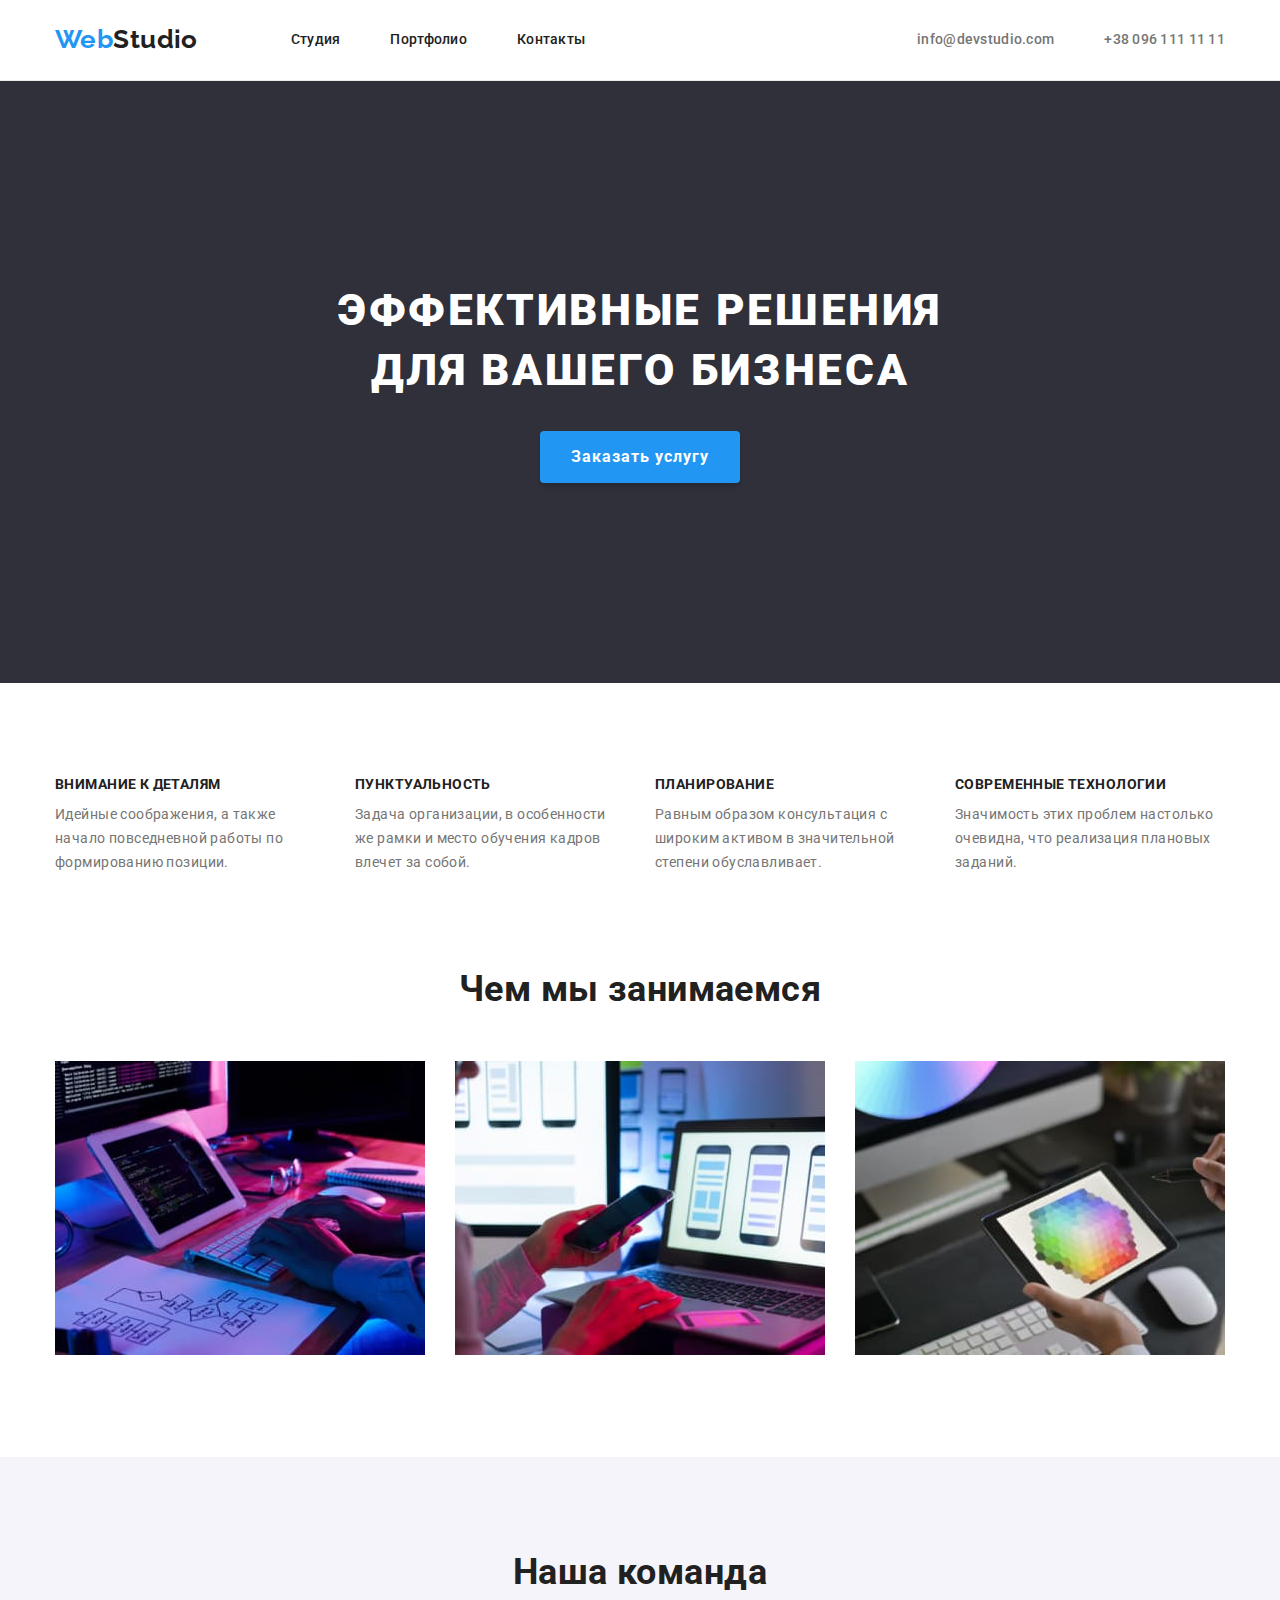
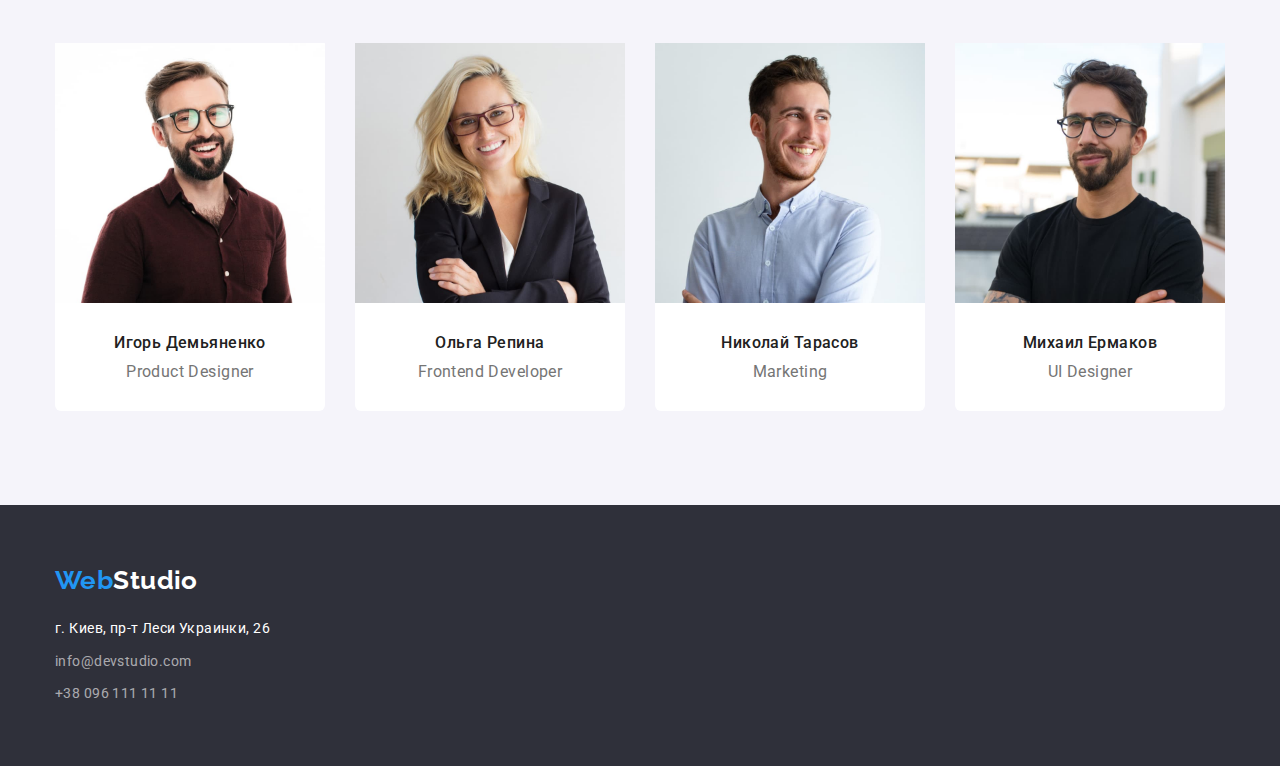
<file: index.html>
<!DOCTYPE html>
<html lang="ru">

<head>
    <meta charset="UTF-8">
    <meta http-equiv="X-UA-Compatible" content="IE=edge">
    <meta name="viewport" content="width=device-width, initial-scale=1.0">
    <title>Студия</title>
    <link rel="preconnect" href="https://fonts.googleapis.com">
    <link rel="preconnect" href="https://fonts.gstatic.com" crossorigin>
    <link href="https://fonts.googleapis.com/css2?family=Raleway:wght@700&family=Roboto:wght@400;500;700;900&display=swap" rel="stylesheet">
    <link rel="stylesheet" href="https://cdnjs.cloudflare.com/ajax/libs/modern-normalize/1.0.0/modern-normalize.min.css" />
    <link rel="stylesheet" href="./css/main.css">
</head>

<body>
        <header class="page-header">
            <div class="container page-head">
                <a href="./index.html" class="logo">Web<span class="logo-studio">Studio</span></a>
                <nav>
                    <ul class="site-nav">
                        <li class="item">
                            <a href="./index.html" class="link">Cтудия</a>
                        </li>
                        <li class="item">
                            <a href="./portfolio.html" class="link">Портфолио</a>
                        </li>
                        <li class="item">
                            <a href="" class="link">Контакты</a>
                        </li>
                    </ul>
                </nav>
                <a href="mailto:info@devstudio.com" class="mail">info@devstudio.com</a>
                <a href="tel:+380961111111" class="tel">+38 096 111 11 11</a>
            </div>
        </header>
    <main>
        <section class="hero section">
            <div class="container">
                <h1 class="hero-title">Эффективные решения для вашего бизнеса</h1>
                <button type="button" class="hero-button">Заказать услугу</button>
            </div>
        </section>
            <section class="section">
                <div class="container">
                <!--Не видимый заголовок-->
                <h2 class="features">Наши преимущества</h2>
                <ul class="features-list">
                    <li class="features-list-item">
                        <h3 class="features-title">Внимание к деталям</h3>
                        <P>Идейные соображения, а также начало повседневной работы по формированию позиции.</P>
                    </li>
                    <li class="features-list-item">
                        <h3 class="features-title">Пунктуальность</h3>
                        <P>Задача организации, в особенности же рамки и место обучения кадров влечет за собой.</P>
                    </li>
                    <li class="features-list-item">
                        <h3 class="features-title">Планирование</h3>
                        <P>Равным образом консультация с широким активом в значительной степени обуславливает.</P>
                    </li>
                    <li class="features-list-item">
                        <h3 class="features-title">Современные технологии</h3>
                        <P>Значимость этих проблем настолько очевидна, что реализация плановых заданий.</P>
                    </li>
                </ul>
                </div>
            </section>
    <section class="section our-work-section">
        <div class="container">
    <h2 class="our-work">Чем мы занимаемся</h2>
    <ul class="work-list">
        <li class="wl-item"><img src="./images/img(5).jpg" alt="пишем программы" width="370" height="294"></li>
        <li class="wl-item"><img src="./images/box2.jpg" alt="разрабатываем мобильные приложения" width="370"
                height="294">
        </li>
        <li class="wl-item"><img src="./images/box3.jpg" alt="занимаемся дизайном" width="370" height="294"></li>
    </ul>
    </div>
</section>


    <section class="team section">
        <div class="container">
    <h2 class="team-title">Наша команда</h2>
    <ul class="team-list">
        <li class="team-list-item">
            <img class= "img-no-gap" src="./images/img(1).jpg" alt="Фото Игоря" width="270" height="260">
            <div class="team-item">
                <h3 class="team-people">Игорь Демьяненко</h3>
                <p lang="en" class="people-job">Product Designer</p>
            </div>
        </li>
        <li class="team-list-item">
            <img class= "img-no-gap" src="./images/img(2).jpg" alt="Фото Ольги" width="270" height="260">
            <div class="team-item">
                <h3 class="team-people">Ольга Репина</h3>
                <p lang="en" class="people-job">Frontend Developer</p>
            </div>
        </li>
        <li class="team-list-item">
            <img class= "img-no-gap" src="./images/img(3).jpg" alt="Фото Николая" width="270" height="260">
            <div class="team-item">
                <h3 class="team-people">Николай Тарасов</h3>
                <p lang="en" class="people-job">Marketing</p>
            </div>
        </li>
        <li class="team-list-item">
            <img class= "img-no-gap" src="./images/img(4).jpg" alt="Фото Михаила" width="270" height="260">
            <div class="team-item">
                <h3 class="team-people">Михаил Ермаков</h3>
                <p lang="en" class="people-job">UI Designer</p>
            </div>
        </li>
    </ul>
    </div>
    </section>
    </main>
    <footer class="page-footer">
        <div class="container footer-container">
            <a href="./index.html" class="logo-footer">Web<span class="logo-studio-footer">Studio</span></a>
            <address class="address">
                <p>г. Киев, пр-т Леси Украинки, 26 <br></p>
                <a href="mailto:info@devstudio.com" class="mail-footer">info@devstudio.com</a>
                <a href="tel:+380961111111" class="tel-footer">+38 096 111 11 11</a>
            </address>
        </div>
    </footer>
</body>

</html>
</file>
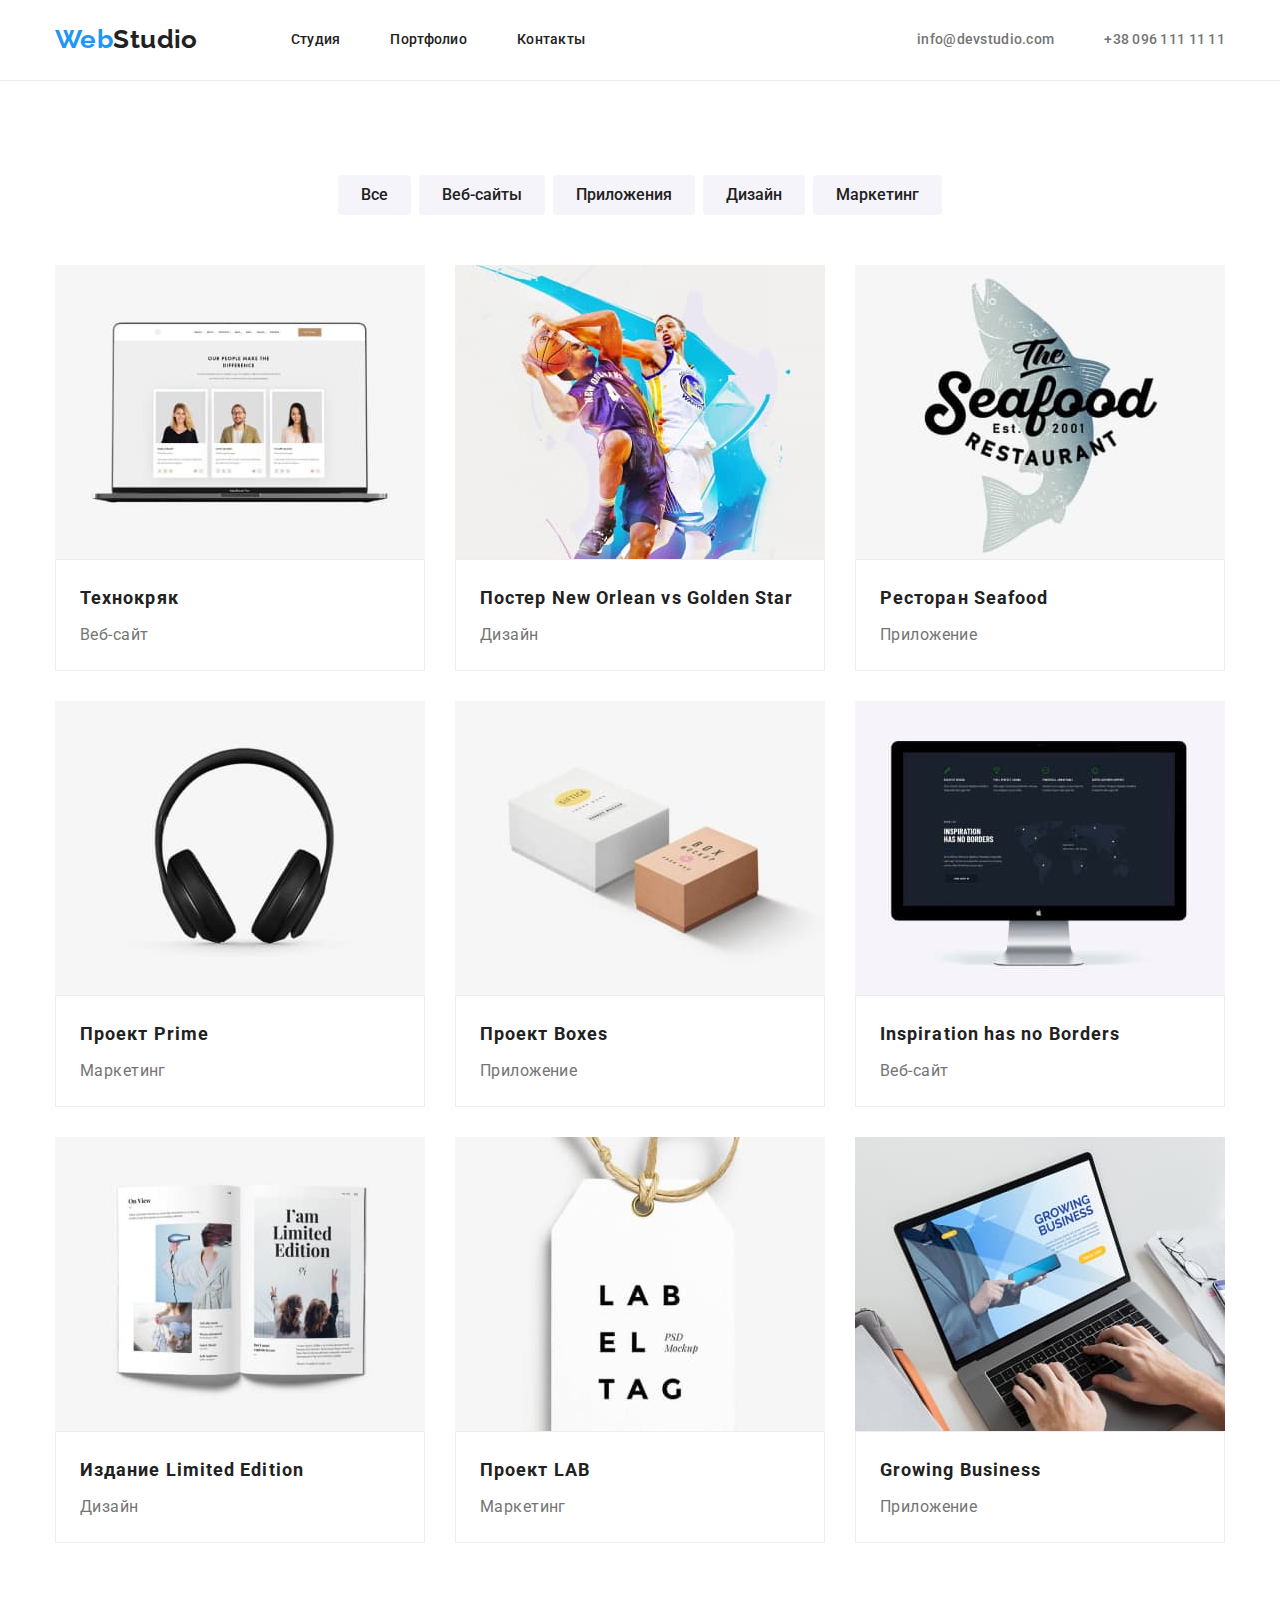
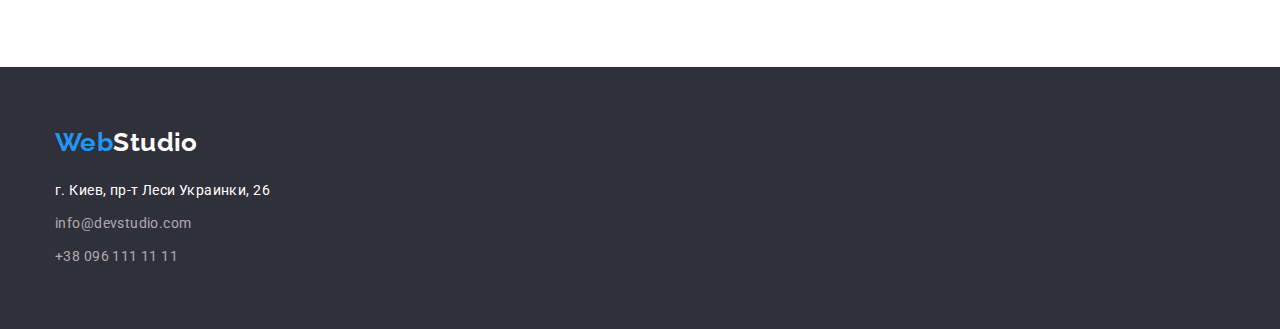
<file: portfolio.html>
<!DOCTYPE html>
<html lang="ru">
<head>
    <meta charset="UTF-8">
    <meta http-equiv="X-UA-Compatible" content="IE=edge">
    <meta name="viewport" content="width=device-width, initial-scale=1.0">
    <title>Portfolio</title>
    <link rel="preconnect" href="https://fonts.googleapis.com">
    <link rel="preconnect" href="https://fonts.gstatic.com" crossorigin>
    <link href="https://fonts.googleapis.com/css2?family=Raleway:wght@700&family=Roboto:wght@400;500;700;900&display=swap" rel="stylesheet">
    <link rel="stylesheet" href="https://cdnjs.cloudflare.com/ajax/libs/modern-normalize/1.0.0/modern-normalize.min.css" />
    <link rel="stylesheet" href="./css/main.css">
    </head>
<body>
    
        <header class="page-header">
            <div class="container page-head">
            <a href="./index.html" class="logo">Web<span class="logo-studio">Studio</span></a>
            <nav>
                <ul class="site-nav">
                    <li class="item">
                        <a href="./index.html" class="link">Cтудия</a>
                    </li>
                    <li class="item">
                        <a href="./portfolio.html" class="link">Портфолио</a>
                    </li>
                    <li class="item">
                        <a href="" class="link">Контакты</a>
                    </li>
                </ul>
            </nav>
            <a href="mailto:info@devstudio.com" class="mail">info@devstudio.com</a>
            <a href="tel:+380961111111" class="tel">+38 096 111 11 11</a>
            </div>
        </header>
    
    <main>
        
        <section class="section">
            <div class="container">
            <h1 class="our-wokrs">Наши работы</h1>
        <ul class="filters">
            <li class="button-item">
                <button type="button" class="button-filter">Все</button>
            </li>
            <li class="button-item">
                <button type="button" class="button-filter">Веб-сайты</button>
            </li>
            <li class="button-item">
                <button type="button" class="button-filter">Приложения</button>
            </li>
            <li class="button-item">
                <button type="button" class="button-filter">Дизайн</button>
            </li>
            <li class="button-item">
                <button type="button" class="button-filter">Маркетинг</button>
            </li>
        </ul>
        <ul class="portfolio-list">
            <li class="portfolio-item">
                <img  class= "img-no-gap" src="./images/10.jpg" alt="изображение веб-сайта компании Технокряк" width="370" height="294">
                <div class="portfolio-list-item">
                    <h2 class="portfolio-title">Технокряк</h2>
                    <p class="portfolio-type">Веб-сайт</p>
                </div>
            </li>
            <li class="portfolio-item">
                <img  class= "img-no-gap" src="./images/11.jpg" alt="баскетбольный постер" width="370" height="294">
                <div class="portfolio-list-item">
                <h2 class="portfolio-title">Постер New Orlean vs Golden Star</h2>
                <p class="portfolio-type">Дизайн</p>
            </div>
            </li>
            <li class="portfolio-item">
                <img  class= "img-no-gap" src="./images/12.jpg" alt="логотип ресторана" width="370" height="294">
                <div class="portfolio-list-item">
                <h2 class="portfolio-title">Ресторан Seafood</h2>
                <p class="portfolio-type">Приложение</p>
            </div>
            </li>
            <li class="portfolio-item">
                <img  class= "img-no-gap" src="./images/13.jpg" alt="изображение наушников" width="370" height="294">
                <div class="portfolio-list-item">
                <h2 class="portfolio-title">Проект Prime</h2>
                <p class="portfolio-type">Маркетинг</p>
            </div>
            </li>
            <li class="portfolio-item">
                <img  class= "img-no-gap" src="./images/14.jpg" alt="две коробки" width="370" height="294">
                <div class="portfolio-list-item">
                <h2 class="portfolio-title">Проект Boxes</h2>
                <p class="portfolio-type">Приложение</p>
            </div>
            </li>
            <li class="portfolio-item">
                <img  class= "img-no-gap" src="./images/15.jpg" alt="изображение в на мониторе" width="370" height="294">
                <div class="portfolio-list-item">
                <h2 class="portfolio-title">Inspiration has no Borders</h2>
                <p class="portfolio-type">Веб-сайт</p>
            </div>
            </li>
            <li class="portfolio-item">
                <img  class= "img-no-gap" src="./images/16.jpg" alt="разворот книги" width="370" height="294">
                <div class="portfolio-list-item">
                <h2 class="portfolio-title">Издание Limited Edition</h2>
                <p class="portfolio-type">Дизайн</p>
            </div>
            </li>
            <li class="portfolio-item">
                <img  class= "img-no-gap" src="./images/17.jpg" alt="рекламный брелок" width="370" height="294">
                <div class="portfolio-list-item">
                <h2 class="portfolio-title">Проект LAB</h2>
                <p class="portfolio-type">Маркетинг</p>
            </div>
            </li>
            <li class="portfolio-item">
                <img  class= "img-no-gap" src="./images/18.jpg" alt="изображение приложения на экране ноутбука" width="370" height="294">
                <div class="portfolio-list-item">
                <h2 class="portfolio-title">Growing Business</h2>
                <p class="portfolio-type">Приложение</p>
            </div>
            </li>
        </ul>
    </div>
        </section>
        
    </main>
    <footer class="page-footer">
        <div class="container footer-container">
            <a href="./index.html" class="logo-footer">Web<span class="logo-studio-footer">Studio</span></a>
            <address class="address">
                <p>г. Киев, пр-т Леси Украинки, 26 <br></p>
                <a href="mailto:info@devstudio.com" class="mail-footer">info@devstudio.com</a>
                <a href="tel:+380961111111" class="tel-footer">+38 096 111 11 11</a>
            </address>
        </div>
    </footer>
</body>
</html>
</file>
<file: css/main.css>
:root {
    --primary-text-color:#757575;
    --title-text-color:#212121;
    --accent-color:#2196F3;
    --white-color:#FFFFFF;
    --primary-background-color:#FFFFFF;
    --secondary-background-color:#2F303A;

}
body {
    background-color: var(--primary-background-color);
    color: var(--primary-text-color);
    font-family: roboto, sans-serif;
    font-size: 14px;
    line-height: 1.71;
    letter-spacing: 0.03em
}

.container {
    width: 1200px;
    padding-left: 15px;
    padding-right: 15px;
    margin: 0 auto;
    }

.section {
    padding-top: 94px;
    padding-bottom: 94px;
    
}

h1,
h2,
h3,
p,
ul {
    margin: 0;
}

.page-header {
    border-bottom: 1px solid #ECECEC;
}

.logo {
    font-family: 'Raleway', sans-serif;
    font-weight: 700;
    font-size: 26px;
    line-height: 1.19;
    text-decoration: none;
    color: var(--accent-color);
    padding-top: 24px;
    padding-bottom: 25px;
}

.logo-studio {
    color: var(--title-text-color);
}

.site-nav {
    font-weight: 500;
    line-height: 1.14;
    letter-spacing: 0.02em;
    text-decoration: none;
    list-style-type: none;
    display: flex;
    padding-left: 0;
    margin-left: 93px;
}

.site-nav .item {
    margin-right: 50px;
}

.site-nav .item:last-child{
    margin-right: 0;
}

.site-nav .link {
    text-decoration: none;
    color: var(--title-text-color);
    display: block;
    padding-top: 32px;
    padding-bottom: 32px;
}


.site-nav .link:hover,
.site-nav .link:focus 
{
    color: var(--accent-color);
}

.mail {
    margin-left: auto;
}

.mail + .tel {
    margin-left: 50px;
}
.mail, 
.tel {
    font-weight: 500;
    line-height: 1.14;
    letter-spacing: 0.02em;
    text-decoration: none;
    color: var(--primary-text-color);
    padding-top: 32px;
    padding-bottom: 32px;
    }

.mail:hover,
.mail.focus,
.tel:hover,
.tel:focus {
    color: var(--accent-color);
}

.page-header .page-head {
    display: flex;
    align-items: center;
}

.hero {
    background-color: var(--secondary-background-color);
    color: var(--white-color);
    padding-top: 200px;
    padding-bottom: 200px;
}

.hero-title {
    padding-bottom: 30px;
    width: 696px;
    margin-left: auto;
    margin-right: auto;
    font-weight: 900;
    font-size: 44px;
    line-height: 1.36;
    text-align: center;
    letter-spacing: 0.06em;
    text-transform: uppercase;
}
.hero-button {
    display: block;
    margin: 0 auto;
    padding: 10px 30px;
    background-color: var(--accent-color);
    color: var(--white-color);
    font-family: inherit;
    font-weight: 700;
    font-size: 16px;
    line-height: 1.88;
    letter-spacing: 0.06em;
    cursor: pointer;
    border: 1px solid transparent;
    box-shadow: 0px 4px 4px rgba(0, 0, 0, 0.15);
    border-radius: 4px;
}

.hero-button:focus,
.hero-button:hover {
    background-color: var(--primary-background-color);
    color: var(--accent-color);
}

.features,
.our-wokrs {
    position: absolute;
    width: 1px;
    height: 1px;
    margin: -1px;
    border: 0;
    padding: 0;

    white-space: nowrap;
    clip-path: inset(100%);
    clip: rect(0 0 0 0);
    overflow: hidden;
}

.features-list {
    display: flex;
    padding-left: 0;
    list-style-type: none;
}

.features-list-item {
    width: 270px;
}

.features-list-item + .features-list-item {
    margin-left: 30px;
}

.features-title {
    color: var(--title-text-color);
    font-size: 14px;
    font-weight: 700;
    line-height: 1.14;
    text-transform: uppercase;
    margin-bottom: 10px;
}

.our-work-section {
    padding-top: 0;
}

.our-work {
    color: var(--title-text-color);
    font-weight: 700;
    font-size: 36px;
    line-height: 1.17;
    text-align: center;
    margin-bottom: 50px;
}

.work-list {
    list-style-type: none;
    display: flex;
    padding-left: 0;
}

.wl-item:not(:last-child) {
    margin-right: 30px;
}
.team {
    background-color: #F5F4FA;
}

.team-title {
    color: var(--title-text-color);
    font-weight: 700;
    font-size: 36px;
    line-height: 1.17;
    text-align: center;
    margin-bottom: 50px;
}

.team-list {
    list-style-type: none;
    display: flex;
    padding-left: 0;
}

.team-list-item {
    border-radius: 6px;
    background-color: var(--primary-background-color);
}
.team-list-item:not(:last-child) {
    margin-right: 30px;
}

.team-people {
    color: var(--title-text-color);
    font-weight: 500;
    font-size: 16px;
    line-height: 1.19;
    text-align: center;
    margin-bottom: 10px;
}

.people-job {
    font-size: 16px;
    line-height: 1.19;
    text-align: center;
    
}
.team-item {
    padding-top: 30px;
    padding-bottom: 30px;
}

.filters {
    display: flex;
    justify-content: center;
    list-style-type: none;
    margin-bottom: 50px;
    padding-left: 0;
}

.button-item:not(:last-child) {
    margin-right: 8px;
}

.button-filter {
    padding: 6px 22px;
    color: var(--title-text-color);
    font-family: inherit;
    font-weight: 500;
    font-size: 16px;
    line-height: 1.62;
    text-align: center;
    cursor: pointer;
    border: 1px solid transparent;
    background: #F5F4FA;
    border-radius: 4px;
}

.button-filter:focus,
.button-filter:hover {
    background-color: var(--accent-color);
    color: var(--white-color);
}

.portfolio-list {
    list-style-type: none;
    display: flex;
    flex-wrap: wrap;
    padding-left: 0;
}

.portfolio-title {
    color: var(--title-text-color);
    font-weight: 700;
    font-size: 18px;
    line-height: 2;
    letter-spacing: 0.06em;
    margin-bottom: 4px;
}

.portfolio-type {
    font-size: 16px;
    line-height: 1.88;
}

.portfolio-item {
    margin-right: 30px;
    
}

.portfolio-item:nth-child(3n) {
    margin-right: 0;
}

.portfolio-list-item {
    padding: 20px 24px;
    margin-bottom: 30px;
    border: 1px solid #EEEEEE;
    
}

.img-no-gap {
    display: block;
}

.page-footer {
    background-color: var(--secondary-background-color);
    padding-top: 60px;
    padding-bottom: 60px;
}

.logo-footer {
    font-family: 'Raleway', sans-serif;
    font-weight: 700;
    font-size: 26px;
    line-height: 1.19;
    text-decoration: none;
    color: var(--accent-color);
}

.logo-studio-footer {
    color: var(--white-color);
}

.address {
    color: var(--white-color);
    font-style: normal;
    line-height: 1.71;
    letter-spacing: 0.03em;
    margin-top: 20px;
}


.address p,
.address .mail-footer,
.address .tel-footer{
    display: block;
    margin-top: 9px;
}
       
.mail-footer,
.tel-footer {
    font-style: normal;
    text-decoration: none;
    line-height: 1.71;
    letter-spacing: 0.03em;
    color: rgba(255, 255, 255, 0.6);
}

.mail-footer:hover,
.mail-footer.focus,
.tel-footer:hover,
.tel-footer:focus {
    color: var(--accent-color);
}
</file>
